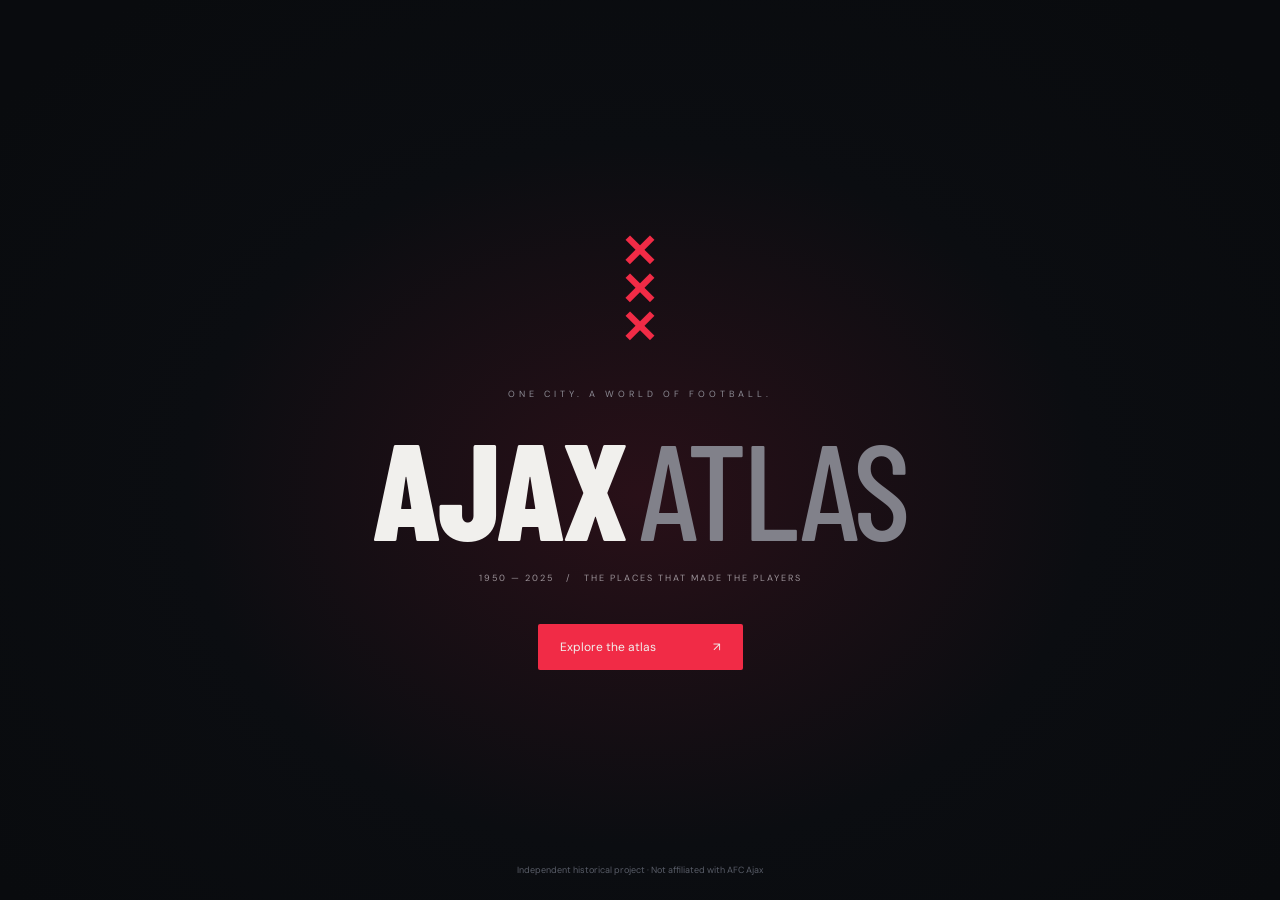
<file: index.html>
<!doctype html><html lang="en"><head><meta charset="utf-8"><meta name="viewport" content="width=device-width, initial-scale=1"><meta name="theme-color" content="#090b0e"><title>Ajax Atlas — From Amsterdam to everywhere</title><link rel="stylesheet" href="style.css"></head><body>
<section id="intro" aria-label="Welcome to Ajax Atlas"><div class="intro-mark" aria-label="Three Amsterdam Saint Andrew’s crosses">×<br>×<br>×</div><p>ONE CITY. A WORLD OF FOOTBALL.</p><h1>AJAX<span>ATLAS</span></h1><div class="intro-line">1950 — 2025 &nbsp; / &nbsp; THE PLACES THAT MADE THE PLAYERS</div><button id="enter">Explore the atlas <span>↗</span></button><small>Independent historical project · Not affiliated with AFC Ajax</small></section>
<main><div id="scene" aria-label="Interactive 3D player map"></div><div class="vignette"></div>
<header><a class="brand" href="#" id="home"><span class="crosses">×<br>×<br>×</span><span>AJAX <b>ATLAS</b><small>AMSTERDAM → EVERYWHERE</small></span></a><nav aria-label="Visualization"><button class="active" id="mapMode">Globe</button><button id="timeMode">3D timeline</button><button id="aboutOpen" aria-label="About the data">i</button></nav></header>
<section class="heading"><div class="eyebrow"><span></span> A WORLD OF AJAX · 1950—2025</div><h1 id="viewTitle">Born everywhere.<br><em>Made in Amsterdam.</em></h1><p id="viewSubtitle">Trace the origins. Follow the careers.</p><div class="stats"><div><strong id="playerCount">—</strong><small>PLAYERS IN VIEW</small></div><div><strong id="placeCount">—</strong><small>BIRTHPLACES</small></div></div></section>
<aside id="explorer"><label class="search"><span>⌕</span><input type="search" id="search" placeholder="Find a player or club…" aria-label="Search player or club"><kbd>/</kbd></label><div class="filter-row"><select id="position" aria-label="Filter position"><option value="">All positions</option><option>Goalkeeper</option><option>Defender</option><option>Midfielder</option><option>Forward</option></select><button id="clear">Reset filters</button></div><div id="listLabel">PLAYER INDEX</div><div id="playerList"></div><div id="coverage"></div></aside>
<article id="detail" hidden><button id="closeDetail" aria-label="Close player details">×</button><div class="eyebrow">PLAYER STORY</div><h2 id="playerName"></h2><p id="playerMeta"></p><div class="birth-box"><small>BORN IN</small><strong id="birthplace"></strong><span id="birthNote"></span></div><h3>SENIOR CLUB JOURNEY <span>THROUGH 2025</span></h3><p class="muted">Red = Ajax · white = other clubs. Loans included.</p><ol id="career"></ol><a id="playerSource" target="_blank" rel="noopener">View player source ↗</a></article>
<div class="map-tools"><button id="rotate" aria-pressed="false" title="Toggle automatic rotation">↻ <span>Orbit</span></button><button id="resetCamera" title="Reset camera">⌖ <span>Reset view</span></button><button id="zoomIn" aria-label="Zoom in">+</button><button id="zoomOut" aria-label="Zoom out">−</button></div><div id="tooltip" hidden></div>
<div class="legend"><span class="dot red"></span> Birthplaces <span class="dot white"></span> Selected player’s clubs <span class="line"></span> Career connections</div>
<section class="timeline"><div class="timeline-head"><div><span class="eyebrow">AJAX YEARS</span><strong id="rangeLabel">1950 — 2025</strong></div><button id="play">▶ <span>Play history</span></button><label class="all-toggle"><input id="allYears" type="checkbox" checked> All years</label><p id="timelineHelp">Height = active Ajax players per year · click a year to filter</p></div><div id="histogram" role="group" aria-label="Select an Ajax year"></div><div class="decades"><span>1950</span><span>1960</span><span>1970</span><span>1980</span><span>1990</span><span>2000</span><span>2010</span><span>2025</span></div><input id="year" aria-label="Ajax year" type="range" min="1950" max="2025" value="2025"><div class="timeline-foot"><span id="hint">DRAG TO ORBIT · SCROLL TO ZOOM · CLICK A DOT TO EXPLORE</span><span id="status">Loading archive…</span></div></section>
</main>
<dialog id="about"><button id="aboutClose" aria-label="Close about">×</button><span class="eyebrow">THE ARCHIVE</span><h2>Football has a geography.</h2><p>Ajax Atlas connects the places players were born with their senior club careers. Inspired by the linked map and timeline of <a href="https://paris.bogachev.fr/" target="_blank" rel="noopener">Paris, building by building</a>.</p><h3>Coverage, not a claim of completeness</h3><p id="aboutCoverage"></p><p>The roster is Wikipedia’s <a href="https://en.wikipedia.org/wiki/List_of_AFC_Ajax_players" target="_blank" rel="noopener">List of AFC Ajax players</a>, restricted to careers overlapping 1950–2025. It may include contracted players without senior appearances and omit others. This is not an independently audited first-team appearance register. Dates, birthplaces and club spells come from linked player articles. Missing records remain searchable.</p><h3>Reading the map</h3><p>Birthplace dots are settlement centres, not exact birth addresses. Shared locations are stacked; clicking a cluster opens its player list. Club dots use coordinates on club articles or explicitly linked Wikidata stadiums, usually stadium locations, which may reflect a current rather than historical ground. Missing club coordinates do not remove the club from the career list. Lines are schematic connections, not travelled routes.</p><h3>Reading time</h3><p>The year filter selects players with an Ajax spell overlapping that calendar year, not a season squad. All years shows 1950–2025. In 3D timeline view, each red dot is a player’s first recorded Ajax year (pre-1950 arrivals are placed at 1950), its height is birthplace latitude and its depth is longitude. Unknown locations are omitted from 3D views. Club histories are clipped at 2025. National teams, youth clubs and coaching roles are excluded.</p><h3>Credits & reuse</h3><p>Player data: Wikipedia contributors, retrieved <span id="retrieved"></span>. Reused text and the derived compilation are provided under <a href="https://creativecommons.org/licenses/by-sa/4.0/">CC BY-SA 4.0</a>; every profile and club links to its source. Supplementary stadium coordinates: Wikidata (CC0), linked from the relevant career entries. Basemap: Natural Earth (public domain). Renderer: Three.js (MIT). Unofficial fan project; no affiliation or endorsement.</p><a href="data/players.json" download>Download the dataset ↗</a></dialog>
<script src="vendor/three.min.js"></script><script src="vendor/OrbitControls.js"></script><script src="data/world.js"></script><script src="data/players.js"></script><script src="app.js"></script></body></html>
</file>
<file: style.css>
@import url('https://fonts.googleapis.com/css2?family=Barlow+Condensed:wght@500;600;700;800&family=DM+Sans:wght@400;500;600;700&display=swap');
:root{--bg:#090b0e;--panel:#111419;--red:#f12b46;--white:#f1f0ed;--muted:#8d929b;--line:#ffffff1c}*{box-sizing:border-box}body{margin:0;background:var(--bg);color:var(--white);font:14px 'DM Sans',Arial,sans-serif;overflow:hidden}button,input,select{font:inherit}button,a,input,select{-webkit-tap-highlight-color:transparent}button{cursor:pointer;background:transparent;border:1px solid var(--line);color:inherit;border-radius:5px;padding:10px 14px}button:hover{background:#ffffff10;border-color:#ffffff55}button:focus-visible,a:focus-visible,input:focus-visible,select:focus-visible{outline:2px solid var(--red);outline-offset:3px}a{color:inherit}header{position:absolute;top:0;left:0;width:100%;padding:26px 34px;display:flex;justify-content:space-between;z-index:4}.brand{display:flex;gap:13px;text-decoration:none;font-size:24px;font-weight:700;letter-spacing:-1px;line-height:1.1}.brand b{font-weight:400;color:#90949b}.brand small{display:block;font:8px 'DM Sans',sans-serif;letter-spacing:2px;margin-top:9px}.crosses{color:var(--red);font-size:20px;line-height:13px;font-weight:900;margin-top:0}nav{display:flex;gap:5px;background:#0e1115d9;padding:4px;border:1px solid var(--line);border-radius:7px;align-items:center}nav button{border:0;padding:9px 17px;color:var(--muted);font-size:12px}nav button.active{color:white;background:#282c32}nav button:last-child{border-left:1px solid var(--line);border-radius:0}#scene{position:absolute;inset:0;touch-action:none}#scene canvas{display:block}.vignette{pointer-events:none;position:absolute;inset:0;background:linear-gradient(90deg,#090b0e70,transparent 45%),linear-gradient(0deg,#090b0e 0%,transparent 38%)}.heading{position:absolute;top:120px;left:35px;pointer-events:none}.eyebrow{font-size:9px;letter-spacing:2px;color:var(--muted);font-weight:600}.eyebrow>span{display:inline-block;background:var(--red);width:5px;height:5px;margin-right:5px}.heading h1{font-family:'Barlow Condensed','Arial Narrow',sans-serif;font-size:clamp(34px,4vw,58px);line-height:1.01;letter-spacing:-1px;text-transform:uppercase;margin:20px 0 10px;font-weight:700}.heading h1 em{font-style:normal;color:#858b94}.heading p{color:#9297a0;font-size:12px}.stats{display:flex;gap:32px;margin:26px 0}.stats strong{font-family:'Barlow Condensed',sans-serif;font-size:35px;font-weight:500;display:block}.stats small{display:block;font-size:8px;color:var(--muted);letter-spacing:1.3px;margin-top:2px}#explorer{position:absolute;left:35px;top:390px;width:280px;bottom:230px;display:flex;flex-direction:column;background:#090b0e9c;border-radius:6px}.search{display:flex;align-items:center;gap:9px;border:1px solid #ffffff2a;background:#14171c;border-radius:4px;padding:10px 12px}.search span{font-size:24px;line-height:16px;color:var(--muted)}.search input{width:100%;background:none;border:0;outline:none;color:white;font-size:12px}.search kbd{color:#5e636c}.filter-row{display:flex;justify-content:space-between;align-items:center;margin-top:9px}select{background:#111419;border:1px solid var(--line);color:#b6bbc3;font-size:10px;padding:6px;border-radius:3px}.filter-row button{font-size:10px;color:var(--muted);border:0;padding:5px}#listLabel{font-size:8px;letter-spacing:1.6px;color:#686f7b;margin:16px 0 8px}#playerList{overflow:auto;min-height:50px;flex:1;scrollbar-width:thin;scrollbar-color:#363b42 transparent}.player-row{display:flex;width:100%;justify-content:space-between;align-items:center;text-align:left;border:0;border-bottom:1px solid #ffffff0d;border-radius:0;padding:9px 3px;font-size:11px}.player-row span:last-child{color:#7c828d;font-size:9px;white-space:nowrap;margin-left:7px}.player-row.active{color:var(--red)}.player-row:before{content:'';background:var(--red);width:4px;height:4px;border-radius:100%;margin-right:8px;flex-shrink:0}.player-row span:first-child{flex:1}#coverage{font-size:9px;color:#777f8c;line-height:1.5;padding:10px 0}#detail{position:absolute;right:30px;top:110px;bottom:230px;width:310px;background:#11151af2;border:1px solid #ffffff20;border-radius:8px;padding:24px;overflow:auto;z-index:6;scrollbar-width:thin}#closeDetail,#aboutClose{position:absolute;right:10px;top:8px;border:0;font-size:23px;padding:2px 7px;color:#89919c}h2{font:600 36px 'Barlow Condensed',sans-serif;text-transform:uppercase;line-height:1;margin:16px 0}#playerMeta{font-size:11px;color:#929aa6;line-height:1.6}.birth-box{border-left:2px solid var(--red);background:#ffffff04;padding:10px 12px;margin:19px 0}.birth-box small{font-size:8px;letter-spacing:1.4px;color:#858d9a}.birth-box strong{display:block;font-size:15px;margin:7px 0}.birth-box span{font-size:9px;color:#89929e}#detail h3{font-size:10px;letter-spacing:1px;margin-top:27px}h3 span{display:block;font-size:8px;color:#7e8794;margin-top:5px}.muted{font-size:9px;color:#7e8794}#career{list-style:none;padding:0 0 0 9px}#career li{position:relative;border-left:1px solid #ffffff25;padding:0 0 17px 18px;font-size:12px}#career li:before{content:'';position:absolute;left:-4px;top:4px;width:7px;height:7px;background:white;border-radius:100%}#career li.ajax:before{background:var(--red)}#career a{text-decoration:none}#career small{display:block;font-size:9px;color:#85909e;margin-top:5px}#career li.ajax a{color:var(--red)}#playerSource{font-size:10px;color:#c5c9ce}.map-tools{position:absolute;right:30px;bottom:265px;display:flex;gap:7px}.map-tools button{background:#12161bca;font-size:15px;min-width:37px}.map-tools span{font-size:10px;padding-left:3px}.map-tools button[aria-pressed=true]{color:var(--red)}.legend{position:absolute;bottom:230px;left:50%;transform:translateX(-30%);display:flex;align-items:center;gap:9px;font-size:9px;color:#949ca8;white-space:nowrap}.dot{width:5px;height:5px;display:inline-block;border-radius:100%;margin-left:12px}.red{background:var(--red)}.white{background:#fff}.line{width:14px;height:1px;background:#ffffff60;margin-left:12px}.timeline{position:absolute;bottom:0;width:100%;padding:20px 35px 15px;background:linear-gradient(0deg,#0e1116,#0e1116eb);border-top:1px solid var(--line);z-index:5}.timeline-head{display:flex;align-items:center;gap:22px}.timeline-head>div{display:flex;align-items:center;gap:18px}.timeline-head strong{font:500 24px 'Barlow Condensed',sans-serif;letter-spacing:1px}.timeline-head button{font-size:11px;padding:7px 13px}.all-toggle{font-size:10px;color:#a1a8b3;display:flex;align-items:center;gap:5px}input[type=checkbox],input[type=range]{accent-color:var(--red)}.timeline-head p{margin-left:auto;font-size:9px;color:#747d8b}#histogram{display:flex;align-items:flex-end;gap:3px;height:65px;padding-top:12px}#histogram button{flex:1;min-width:0;padding:0;border:0;background:#78303d;border-radius:1px 1px 0 0;transition:background .2s}#histogram button:hover,#histogram button.current{background:#ff4d66}#histogram button.off{background:#2a3038}.decades{display:flex;justify-content:space-between;font-size:9px;color:#6c7685;margin-top:7px}#year{width:100%;height:3px;margin:8px 0 0;cursor:pointer}.timeline-foot{display:flex;justify-content:space-between;margin-top:13px;color:#626c7c;font-size:8px;letter-spacing:1px}#status{letter-spacing:0;color:#8b949f}#tooltip{position:fixed;pointer-events:none;background:#131820ef;border:1px solid #ffffff30;padding:10px 13px;border-radius:5px;z-index:20;font-size:11px;max-width:240px}dialog{background:#11151c;color:#d3d8df;border:1px solid #ffffff26;border-radius:8px;max-width:650px;max-height:85vh;padding:38px;font-size:12px;line-height:1.8}dialog::backdrop{background:#000b;backdrop-filter:blur(5px)}dialog h3{font-size:13px;color:white;margin-top:24px}dialog a{color:#f87387}#intro{position:fixed;inset:0;background:radial-gradient(ellipse at 50% 55%,#291018 0,#0b0d11 50%,#090b0e 90%);z-index:100;display:flex;flex-direction:column;align-items:center;justify-content:center;text-align:center;transition:opacity .8s,transform .8s}#intro.exit{opacity:0;transform:scale(1.04);pointer-events:none}.intro-mark{color:var(--red);font:bold 58px/38px Arial; margin-bottom:35px;animation:arrive 1.3s ease-out}#intro p{font-size:9px;letter-spacing:4px;color:#8c8b94}#intro h1{font:800 clamp(70px,11vw,136px)/.9 'Barlow Condensed',sans-serif;letter-spacing:-3px;margin:17px 0 24px}#intro h1 span{font-weight:500;color:#81818a;margin-left:13px}.intro-line{font-size:9px;letter-spacing:2px;color:#9b9298}#enter{margin-top:40px;background:var(--red);border:0;border-radius:2px;font-size:12px;padding:15px 22px;min-width:205px;display:flex;justify-content:space-between;gap:25px}#enter:hover{background:#ff4560}#intro small{position:absolute;bottom:24px;font-size:9px;color:#595d68}@keyframes arrive{from{opacity:0;transform:translateY(15px)}to{opacity:1;transform:none}}[hidden]{display:none!important}@media(max-height:800px) and (min-width:761px){.heading{top:100px}.heading h1{font-size:40px;margin-top:14px}.stats{margin:16px 0}.stats strong{font-size:29px}#explorer{top:315px;bottom:220px}.timeline{padding-top:12px}#histogram{height:50px}}@media(max-width:760px){header{padding:18px}.brand{font-size:19px}.brand small{font-size:6px}.crosses{font-size:17px;line-height:11px}nav button{padding:8px 11px;font-size:10px}.heading{top:96px;left:19px}.heading h1{font-size:35px;margin:14px 0}.heading p{font-size:10px}.stats{gap:23px;margin-top:15px}.stats strong{font-size:26px}.stats small{font-size:6px}#explorer{left:19px;top:auto;bottom:210px;width:210px;height:150px}.filter-row{display:none}#listLabel{margin-top:8px;font-size:7px}#coverage{display:none}.search{padding:7px}.search input{font-size:10px}.player-row{font-size:10px;padding:7px 2px}#detail{top:85px;right:12px;left:12px;bottom:205px;width:auto;z-index:10}.timeline{padding:14px 18px}.timeline-head{gap:10px;flex-wrap:wrap}.timeline-head>div{gap:10px}.timeline-head strong{font-size:20px}.timeline-head button span{display:none}.timeline-head p{display:none}.eyebrow{font-size:7px}.all-toggle{margin-left:auto}#histogram{gap:2px;height:55px}.timeline-foot{font-size:6px;gap:10px;line-height:1.6}.legend{display:none}.map-tools{right:15px;bottom:215px;flex-direction:column;gap:4px}.map-tools span{display:none}.map-tools button{padding:6px}.intro-line{font-size:7px;letter-spacing:1px}#intro h1{font-size:80px}dialog{padding:26px;margin:20px}.decades{font-size:8px}}@media(prefers-reduced-motion:reduce){*,*:before,*:after{animation:none!important;transition:none!important}}
</file>
